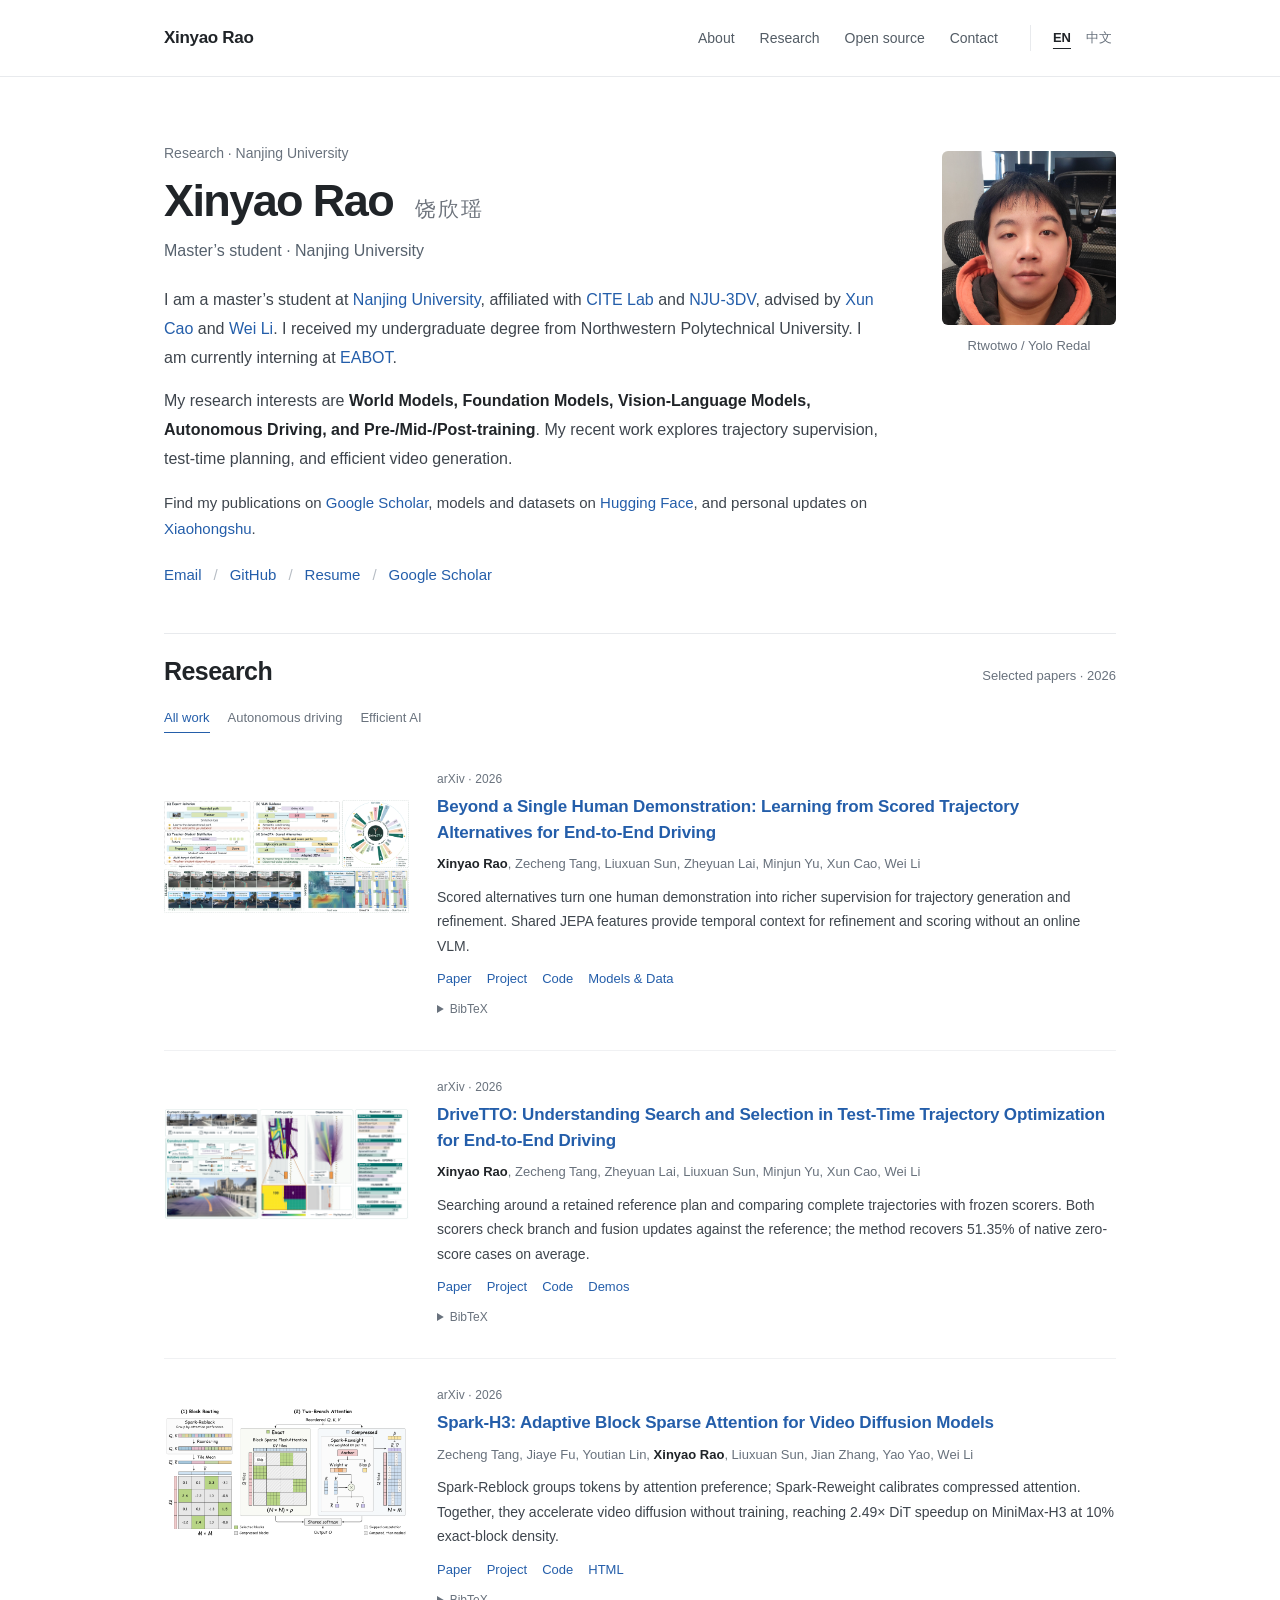
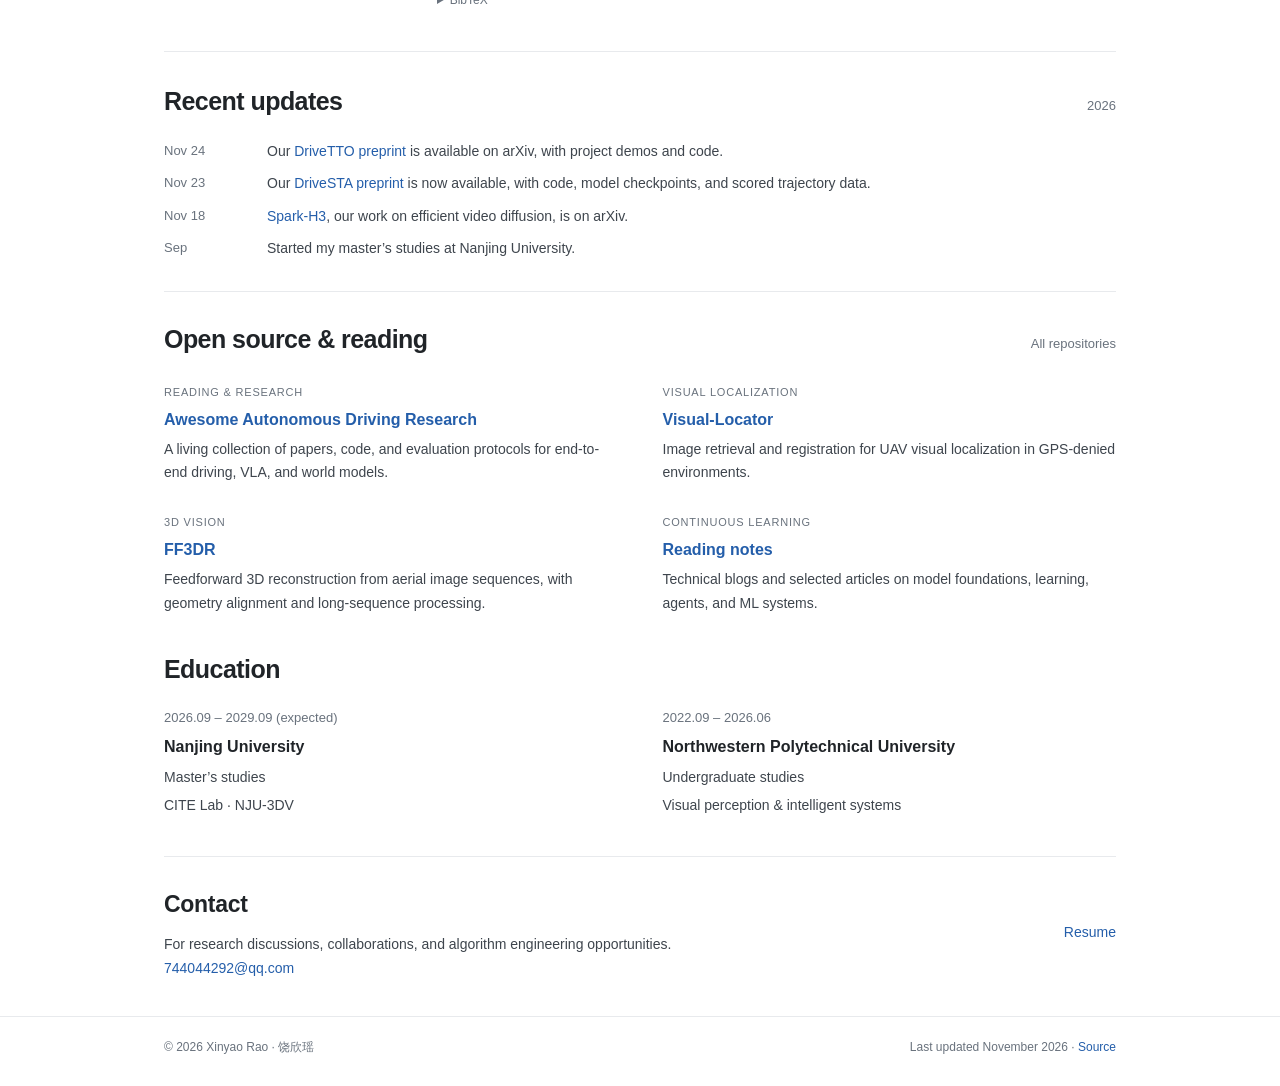
<file: index.html>
<!doctype html>
<html lang="en"><head><meta charset="utf-8"><meta name="viewport" content="width=device-width,initial-scale=1">
<title>Xinyao Rao | World Models &amp; Autonomous Driving</title>
<meta name="description" content="Xinyao Rao (饶欣瑶), master's student at Nanjing University. Research interests: World Models, Foundation Models, Vision-Language Models, Autonomous Driving, and Pre-/Mid-/Post-training.">
<meta name="theme-color" content="#ffffff"><meta property="og:type" content="website"><meta property="og:title" content="Xinyao Rao | Academic Homepage"><meta property="og:description" content="World Models, Foundation Models, Vision-Language Models, Autonomous Driving, and Pre-/Mid-/Post-training. Nanjing University.">
<link rel="icon" href="assets/site/favicon.svg" type="image/svg+xml"><link rel="stylesheet" href="assets/site/style.css"><script src="assets/site/main.js" defer></script>
<script type="application/ld+json">{"@context": "https://schema.org", "@type": "Person", "name": "Xinyao Rao", "alternateName": ["饶欣瑶", "Rtwotwo", "Yolo Redal"], "email": "mailto:744044292@qq.com", "affiliation": {"@type": "CollegeOrUniversity", "name": "Nanjing University"}, "alumniOf": {"@type": "CollegeOrUniversity", "name": "Northwestern Polytechnical University"}, "sameAs": ["https://github.com/Rtwotwo", "https://huggingface.co/Rtwotwo"]}</script></head>
<body><a class="skip" href="#main">Skip to content</a>
<header class="topbar"><nav class="container nav" aria-label="Main navigation"><a class="brand" href="#about">Xinyao Rao</a><div class="nav-links"><a href="#about"><span lang="en">About</span><span lang="zh-CN">关于我</span></a><a href="#research"><span lang="en">Research</span><span lang="zh-CN">研究成果</span></a><a href="#projects"><span lang="en">Open source</span><span lang="zh-CN">开源项目</span></a><a href="#contact"><span lang="en">Contact</span><span lang="zh-CN">联系</span></a></div><div class="languages" data-enhanced hidden role="group" aria-label="Language"><button type="button" data-language="en" aria-pressed="true">EN</button><button type="button" data-language="zh-CN" aria-pressed="false">中文</button></div></nav></header>
<main id="main" class="container">
<section id="about" class="hero" aria-labelledby="name"><div class="hero-copy"><p class="eyebrow"><span lang="en">Research · Nanjing University</span><span lang="zh-CN">研究 · 南京大学</span></p><h1 id="name">Xinyao Rao <span class="chinese-name">饶欣瑶</span></h1><p class="lead"><span lang="en">Master’s student · Nanjing University</span><span lang="zh-CN">硕士研究生 · 南京大学</span></p><p class="bio"><span lang="en">I am a master’s student at <a href="https://www.nju.edu.cn/">Nanjing University</a>, affiliated with <a href="https://cite.nju.edu.cn/">CITE Lab</a> and <a href="https://nju-3dv.github.io/">NJU-3DV</a>, advised by <a href="https://cite.nju.edu.cn/People/Faculty/20190621/i5054.html">Xun Cao</a> and <a href="https://is.nju.edu.cn/lw/main.htm">Wei Li</a>. I received my undergraduate degree from Northwestern Polytechnical University. I am currently interning at <a href="https://www.eabot.tech/">EABOT</a>.</span><span lang="zh-CN">我目前在<a href="https://www.nju.edu.cn/">南京大学</a>攻读硕士学位，所在实验室为 <a href="https://cite.nju.edu.cn/">CITE Lab</a> 与 <a href="https://nju-3dv.github.io/">NJU-3DV</a>，导师为<a href="https://cite.nju.edu.cn/People/Faculty/20190621/i5054.html">曹汛</a>与<a href="https://is.nju.edu.cn/lw/main.htm">李伟</a>。本科毕业于西北工业大学，目前在 <a href="https://www.eabot.tech/">EABOT（易博图）</a> 实习。</span></p><p class="bio"><span lang="en">My research interests are <strong>World Models, Foundation Models, Vision-Language Models, Autonomous Driving, and Pre-/Mid-/Post-training</strong>. My recent work explores trajectory supervision, test-time planning, and efficient video generation.</span><span lang="zh-CN">我的研究兴趣包括<strong>世界模型、基础模型、视觉语言模型、自动驾驶，以及预训练 / 中期训练 / 后训练</strong>。近期工作围绕轨迹监督、测试时规划与高效视频生成展开。</span></p><p class="social-sentence"><span lang="en">Find my publications on <a href="https://scholar.google.com/citations?user=zRt1tLAAAAAJ&amp;hl=en">Google Scholar</a>, models and datasets on <a href="https://huggingface.co/Rtwotwo">Hugging Face</a>, and personal updates on <a href="https://xhslink.cn/o/3UayJjRbFI3">Xiaohongshu</a>.</span><span lang="zh-CN">你可以在 <a href="https://scholar.google.com/citations?user=zRt1tLAAAAAJ&amp;hl=en">Google Scholar</a> 查看我的论文，在 <a href="https://huggingface.co/Rtwotwo">Hugging Face</a> 获取模型与数据，也可以通过<a href="https://xhslink.cn/o/3UayJjRbFI3">小红书</a>关注我的动态。</span></p><div class="hero-links"><a class="button primary" href="mailto:744044292@qq.com"><span lang="en">Email</span><span lang="zh-CN">邮箱</span></a><a class="button" href="https://github.com/Rtwotwo">GitHub</a><a class="button" href="assets/cv.pdf"><span lang="en">Resume</span><span lang="zh-CN">英文简历</span></a><a href="https://scholar.google.com/citations?user=zRt1tLAAAAAJ&amp;hl=en" class="button">Google Scholar</a></div></div><figure class="portrait"><img src="assets/site/portrait.jpg" alt="Portrait of Xinyao Rao" width="174" height="174" fetchpriority="high"><figcaption>Rtwotwo / Yolo Redal</figcaption></figure></section>

<section id="research" class="research" aria-labelledby="research-title"><div class="section-title"><h2 id="research-title"><span lang="en">Research</span><span lang="zh-CN">研究成果</span></h2><span class="aside"><span lang="en">Selected papers · 2026</span><span lang="zh-CN">代表论文 · 2026</span></span></div><div class="filters" data-enhanced hidden role="group" aria-label="Research topics"><button type="button" data-filter="all" aria-pressed="true"><span lang="en">All work</span><span lang="zh-CN">全部</span></button><button type="button" data-filter="driving" aria-pressed="false"><span lang="en">Autonomous driving</span><span lang="zh-CN">自动驾驶</span></button><button type="button" data-filter="efficient" aria-pressed="false"><span lang="en">Efficient AI</span><span lang="zh-CN">高效 AI</span></button></div><p id="filter-status" class="sr-only" aria-live="polite"></p><article class="paper" id="drivesta" data-topic="driving">
    <a class="paper-visual" href="https://arxiv.org/abs/2611.27515" aria-label="DriveSTA details"><img src="assets/site/drivesta.png" alt="DriveSTA method overview" width="560" height="360" loading="lazy"></a>
    <div><p class="meta"><span lang="en">arXiv · 2026</span><span lang="zh-CN">arXiv 预印本 · 2026</span></p><h3><a href="https://arxiv.org/abs/2611.27515">Beyond a Single Human Demonstration: Learning from Scored Trajectory Alternatives for End-to-End Driving</a></h3><p class="authors"><strong>Xinyao Rao</strong>, Zecheng Tang, Liuxuan Sun, Zheyuan Lai, Minjun Yu, Xun Cao, Wei Li</p><p class="abstract"><span lang="en">Scored alternatives turn one human demonstration into richer supervision for trajectory generation and refinement. Shared JEPA features provide temporal context for refinement and scoring without an online VLM.</span><span lang="zh-CN">从单条人类示范拓展出带评分的替代轨迹，结合 JEPA 视频表征，学习轨迹生成、精炼与质量评估。</span></p><div class="paper-links"><a href="https://arxiv.org/abs/2611.27515">Paper</a><a href="https://rtwotwo.github.io/DriveSTA/">Project</a><a href="https://github.com/Rtwotwo/DriveSTA">Code</a><a href="https://huggingface.co/Rtwotwo/DriveSTA">Models & Data</a></div><details><summary>BibTeX</summary><pre id="bib-drivesta">@misc{rao2026drivesta,
  title={Beyond a Single Human Demonstration: Learning from Scored Trajectory Alternatives for End-to-End Driving},
  author={Rao, Xinyao and Tang, Zecheng and Sun, Liuxuan and Lai, Zheyuan and Yu, Minjun and Cao, Xun and Li, Wei},
  year={2026},
  eprint={2611.27515},
  archivePrefix={arXiv},
  primaryClass={cs.CV},
  url={https://arxiv.org/abs/2611.27515}
}</pre><button class="copy-citation" data-enhanced hidden data-copy="bib-drivesta"><span lang="en">Copy citation</span><span lang="zh-CN">复制引用</span></button></details></div></article><article class="paper" id="drivetto" data-topic="driving">
    <a class="paper-visual" href="https://arxiv.org/abs/2611.29205" aria-label="DriveTTO details"><img src="assets/site/drivetto-teaser.png" alt="DriveTTO method overview" width="560" height="360" loading="lazy"></a>
    <div><p class="meta"><span lang="en">arXiv · 2026</span><span lang="zh-CN">arXiv 预印本 · 2026</span></p><h3><a href="https://arxiv.org/abs/2611.29205">DriveTTO: Understanding Search and Selection in Test-Time Trajectory Optimization for End-to-End Driving</a></h3><p class="authors"><strong>Xinyao Rao</strong>, Zecheng Tang, Zheyuan Lai, Liuxuan Sun, Minjun Yu, Xun Cao, Wei Li</p><p class="abstract"><span lang="en">Searching around a retained reference plan and comparing complete trajectories with frozen scorers. Both scorers check branch and fusion updates against the reference; the method recovers 51.35% of native zero-score cases on average.</span><span lang="zh-CN">保留完整参考轨迹，在推理阶段进行端点搜索与局部精炼，再以冻结评分器比较完整轨迹。分支与融合更新须经双评分器检查；原生零分案例的平均恢复率达 51.35%。</span></p><div class="paper-links"><a href="https://arxiv.org/abs/2611.29205">Paper</a><a href="https://rtwotwo.github.io/DriveTTO/">Project</a><a href="https://github.com/Rtwotwo/DriveTTO">Code</a><a href="https://rtwotwo.github.io/DriveTTO/#videos">Demos</a></div><details><summary>BibTeX</summary><pre id="bib-drivetto">@misc{rao2026drivetto,
  title={DriveTTO: Understanding Search and Selection in Test-Time Trajectory Optimization for End-to-End Driving},
  author={Rao, Xinyao and Tang, Zecheng and Lai, Zheyuan and Sun, Liuxuan and Yu, Minjun and Cao, Xun and Li, Wei},
  year={2026},
  eprint={2611.29205},
  archivePrefix={arXiv},
  primaryClass={cs.CV},
  url={https://arxiv.org/abs/2611.29205}
}</pre><button class="copy-citation" data-enhanced hidden data-copy="bib-drivetto"><span lang="en">Copy citation</span><span lang="zh-CN">复制引用</span></button></details></div></article><article class="paper" id="spark" data-topic="efficient">
    <a class="paper-visual" href="https://arxiv.org/abs/2611.24256" aria-label="Spark-H3 details"><img src="assets/site/spark-method.png" alt="Spark-H3 attention method overview" width="560" height="360" loading="lazy"></a>
    <div><p class="meta"><span lang="en">arXiv · 2026</span><span lang="zh-CN">arXiv 预印本 · 2026</span></p><h3><a href="https://arxiv.org/abs/2611.24256">Spark-H3: Adaptive Block Sparse Attention for Video Diffusion Models</a></h3><p class="authors">Zecheng Tang, Jiaye Fu, Youtian Lin, <strong>Xinyao Rao</strong>, Liuxuan Sun, Jian Zhang, Yao Yao, Wei Li</p><p class="abstract"><span lang="en">Spark-Reblock groups tokens by attention preference; Spark-Reweight calibrates compressed attention. Together, they accelerate video diffusion without training, reaching 2.49× DiT speedup on MiniMax-H3 at 10% exact-block density.</span><span lang="zh-CN">Spark-Reblock 按注意力偏好重组 token，Spark-Reweight 校准压缩块注意力；无需训练，在 MiniMax-H3、10% 精确块密度下实现 2.49× DiT 加速。</span></p><div class="paper-links"><a href="https://arxiv.org/abs/2611.24256">Paper</a><a href="https://zechengtang.github.io/Spark-H3/">Project</a><a href="https://github.com/zechengtang/Spark-H3">Code</a><a href="https://arxiv.org/html/2611.24256v1">HTML</a></div><details><summary>BibTeX</summary><pre id="bib-spark">@misc{tang2026sparkh3,
  title={Spark-H3: Adaptive Block Sparse Attention for Video Diffusion Models},
  author={Tang, Zecheng and Fu, Jiaye and Lin, Youtian and Rao, Xinyao and Sun, Liuxuan and Zhang, Jian and Yao, Yao and Li, Wei},
  year={2026},
  eprint={2611.24256},
  archivePrefix={arXiv},
  primaryClass={cs.CV},
  url={https://arxiv.org/abs/2611.24256}
}</pre><button class="copy-citation" data-enhanced hidden data-copy="bib-spark"><span lang="en">Copy citation</span><span lang="zh-CN">复制引用</span></button></details></div></article></section>
<section class="news" aria-labelledby="news-title"><div class="section-title"><h2 id="news-title"><span lang="en">Recent updates</span><span lang="zh-CN">近期动态</span></h2><span class="aside">2026</span></div><ul><li><time datetime="2026-11-24">Nov 24</time><p><span lang="en">Our <a href="https://arxiv.org/abs/2611.29205">DriveTTO preprint</a> is available on arXiv, with project demos and code.</span><span lang="zh-CN"><a href="https://arxiv.org/abs/2611.29205">DriveTTO 预印本</a>已发布于 arXiv，项目演示与代码可通过论文条目访问。</span></p></li><li><time datetime="2026-11-23">Nov 23</time><p><span lang="en">Our <a href="https://arxiv.org/abs/2611.27515">DriveSTA preprint</a> is now available, with code, model checkpoints, and scored trajectory data.</span><span lang="zh-CN"><a href="https://arxiv.org/abs/2611.27515">DriveSTA 预印本</a>已公开，代码、模型权重与带评分轨迹数据同步开放。</span></p></li><li><time datetime="2026-11-18">Nov 18</time><p><span lang="en"><a href="https://arxiv.org/abs/2611.24256">Spark-H3</a>, our work on efficient video diffusion, is on arXiv.</span><span lang="zh-CN">视频扩散模型加速工作 <a href="https://arxiv.org/abs/2611.24256">Spark-H3</a> 已发布于 arXiv。</span></p></li><li><time datetime="2026-09">Sep</time><p><span lang="en">Started my master’s studies at Nanjing University.</span><span lang="zh-CN">进入南京大学攻读硕士学位。</span></p></li></ul></section>
<section id="projects" class="open-source" aria-labelledby="projects-title"><div class="section-title"><h2 id="projects-title"><span lang="en">Open source & reading</span><span lang="zh-CN">开源与阅读</span></h2><a class="aside" href="https://github.com/Rtwotwo?tab=repositories"><span lang="en">All repositories</span><span lang="zh-CN">全部仓库</span></a></div><div class="projects"><article class="project"><span class="topic">READING & RESEARCH</span><h3><a href="https://github.com/Rtwotwo/Awesome-Autonomous-Driving-Research">Awesome Autonomous Driving Research</a></h3><p><span lang="en">A living collection of papers, code, and evaluation protocols for end-to-end driving, VLA, and world models.</span><span lang="zh-CN">持续整理端到端驾驶、VLA 与世界模型的论文、代码及评测协议。</span></p></article><article class="project"><span class="topic">VISUAL LOCALIZATION</span><h3><a href="https://github.com/Rtwotwo/Visual-Locator">Visual-Locator</a></h3><p><span lang="en">Image retrieval and registration for UAV visual localization in GPS-denied environments.</span><span lang="zh-CN">通过图像检索与配准，探索 GPS 不可用环境下的无人机视觉定位。</span></p></article><article class="project"><span class="topic">3D VISION</span><h3><a href="https://github.com/Rtwotwo/FF3DR">FF3DR</a></h3><p><span lang="en">Feedforward 3D reconstruction from aerial image sequences, with geometry alignment and long-sequence processing.</span><span lang="zh-CN">面向无人机图像序列的前馈三维重建、几何对齐与长序列处理。</span></p></article><article class="project"><span class="topic">CONTINUOUS LEARNING</span><h3><a href="https://github.com/Rtwotwo/Rtwotwo/blob/main/READING.md">Reading notes</a></h3><p><span lang="en">Technical blogs and selected articles on model foundations, learning, agents, and ML systems.</span><span lang="zh-CN">按主题整理模型基础、机器学习、智能体与机器学习系统相关的技术阅读清单。</span></p></article></div></section>
<section class="education" aria-labelledby="education-title"><div class="section-title"><h2 id="education-title"><span lang="en">Education</span><span lang="zh-CN">教育经历</span></h2></div><div class="schools"><article class="school"><span class="date">2026.09 – 2029.09 <span lang="en">(expected)</span><span lang="zh-CN">（预计）</span></span><h3><span lang="en">Nanjing University</span><span lang="zh-CN">南京大学</span></h3><p><span lang="en">Master’s studies</span><span lang="zh-CN">硕士研究生</span></p><p>CITE Lab · NJU-3DV</p></article><article class="school"><span class="date">2022.09 – 2026.06</span><h3><span lang="en">Northwestern Polytechnical University</span><span lang="zh-CN">西北工业大学</span></h3><p><span lang="en">Undergraduate studies</span><span lang="zh-CN">本科</span></p><p><span lang="en">Visual perception & intelligent systems</span><span lang="zh-CN">视觉感知与智能系统研究实践</span></p></article></div></section>
<section id="contact" class="contact" aria-labelledby="contact-title"><div><h2 id="contact-title"><span lang="en">Contact</span><span lang="zh-CN">联系</span></h2><p><span lang="en">For research discussions, collaborations, and algorithm engineering opportunities.</span><span lang="zh-CN">欢迎交流研究想法、开源合作与算法工程机会。</span></p><p><a href="mailto:744044292@qq.com">744044292@qq.com</a></p></div><a class="button" href="assets/resume.html"><span lang="en">Resume</span><span lang="zh-CN">查看在线简历</span></a></section>
</main><footer><div class="container footer-inner"><span>© 2026 Xinyao Rao · 饶欣瑶</span><span><span lang="en">Last updated November 2026</span><span lang="zh-CN">更新于 2026 年 11 月</span> · <a href="https://github.com/Rtwotwo/Rtwotwo"><span lang="en">Source</span><span lang="zh-CN">源码</span></a></span></div></footer></body></html>
</file>
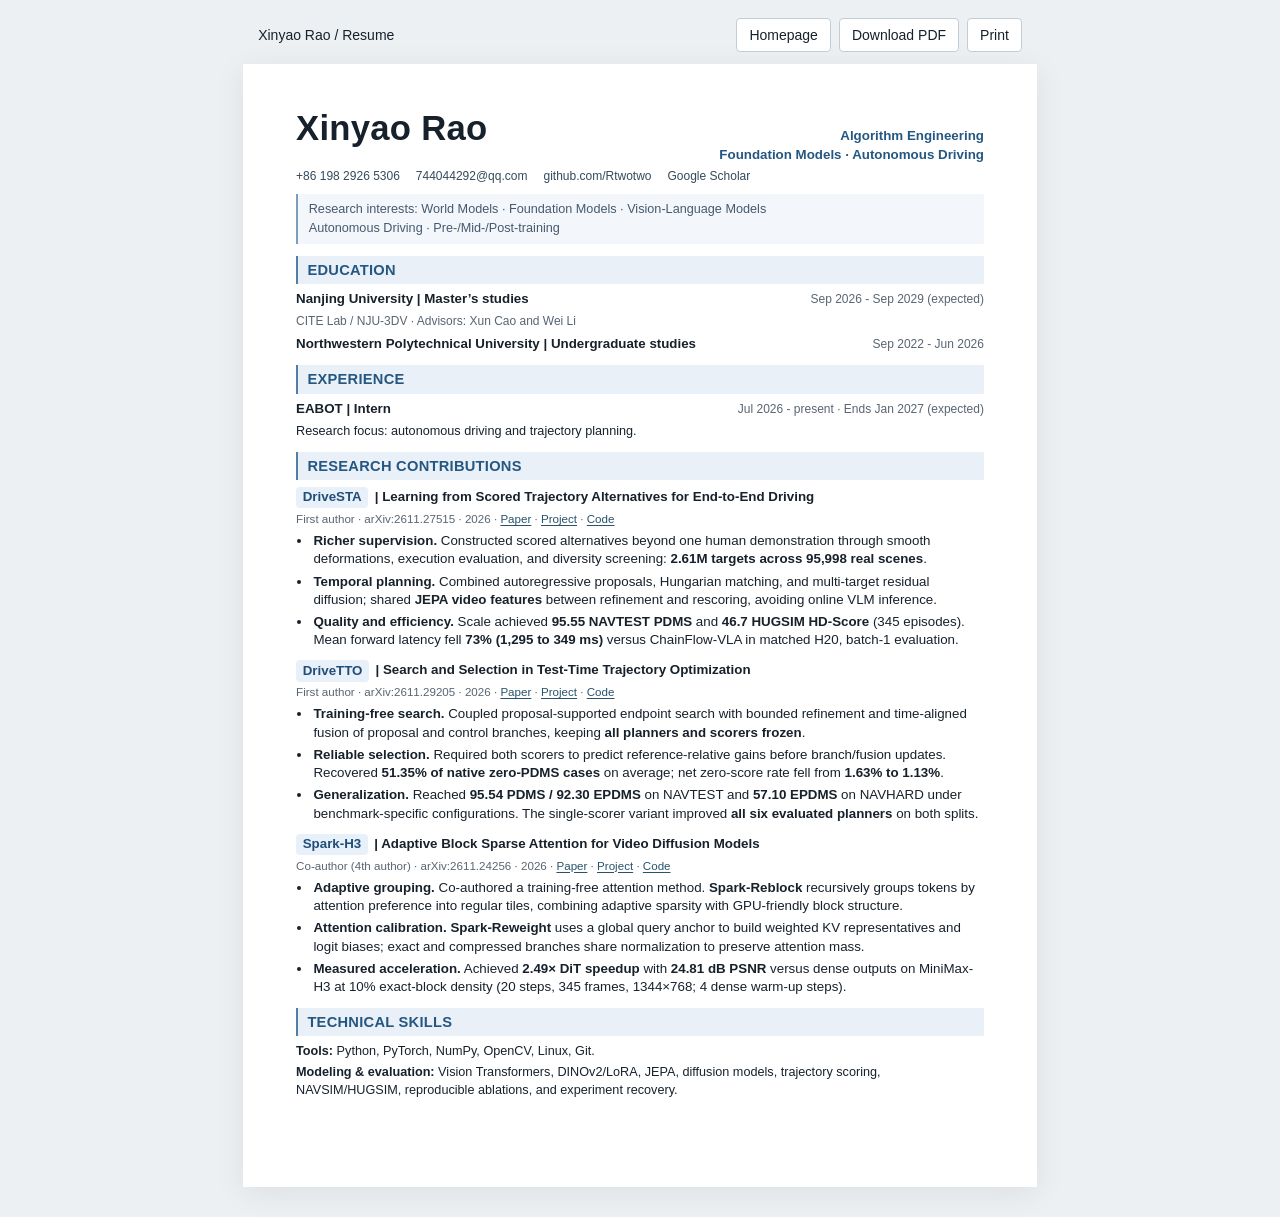
<file: assets/resume.html>
<!doctype html><html lang="en"><head><meta charset="utf-8"><meta name="viewport" content="width=device-width,initial-scale=1"><meta name="description" content="Xinyao Rao — Algorithm Engineering Resume"><title>Xinyao Rao | Algorithm Engineering Resume</title><style>
:root{color-scheme:light;--ink:#17212b;--muted:#586572;--accent:#245782}*{box-sizing:border-box}body{margin:0;background:#edf0f3;color:var(--ink);font:10pt/1.37 Arial,"Microsoft YaHei",sans-serif}a{color:inherit;text-decoration:none}a:hover{text-decoration:underline}a:focus-visible,button:focus-visible{outline:2px solid #216c85;outline-offset:3px}.toolbar{max-width:210mm;margin:18px auto 12px;padding:0 15px;display:flex;justify-content:space-between;gap:12px;align-items:center;font:14px Arial,sans-serif}.actions{display:flex;gap:8px}.toolbar a,.toolbar button{font:inherit;border:1px solid #c3cdd4;border-radius:4px;background:white;color:var(--ink);padding:8px 12px;cursor:pointer}.sheet{width:210mm;min-height:297mm;margin:0 auto 30px;background:white;padding:12mm 14mm 10mm;box-shadow:0 6px 30px #00000012}.header{display:flex;justify-content:space-between;gap:20px;align-items:baseline}h1{font-size:26pt;line-height:1.1;margin:0 0 6pt;letter-spacing:.2pt}.target{color:var(--accent);font-size:10pt;text-align:right;font-weight:600}.contact{display:flex;flex-wrap:wrap;gap:4pt 12pt;font-size:9pt;margin:3pt 0}.contact a{color:#344a5a}.summary{color:#465a6e;font-size:9.5pt;line-height:1.45;margin:7pt 0 0;padding:5pt 8pt;background:#f3f6fa;border-left:2pt solid #7c9dbc}h2{font-size:11pt;letter-spacing:.2pt;color:var(--accent);margin:9pt 0 5pt;padding:3pt 7pt;background:#eaf0f7;border-left:2pt solid #537da3;border-bottom:0}h3{font-size:10pt;line-height:1.4;margin:0;font-weight:700}.row{display:flex;justify-content:space-between;align-items:baseline;gap:12pt}.date{font-size:9pt;color:var(--muted);white-space:nowrap}.school-note{font-size:9pt;color:var(--muted);margin:3pt 0 4pt}p{margin:3pt 0}.intern-note{font-size:9.5pt}.entry{margin-top:8pt;break-inside:avoid}.entry:first-of-type{margin-top:0}.project-name{display:inline-block;color:#214e78;background:#e8f0f9;border:0;border-radius:3pt;padding:1pt 5pt;margin-right:2pt;white-space:nowrap}.meta{font-size:8.7pt;color:var(--muted);margin:2pt 0 4pt}.meta a{color:#28536b;text-decoration:underline;text-underline-offset:2px}.entry ul{padding-left:12pt;margin:3pt 0 0}.entry li{padding-left:1pt;margin:0 0 3pt}.skills p{font-size:9.5pt;margin:3pt 0}b{font-weight:700}section{break-inside:avoid}.research{break-inside:auto}
@page{size:A4;margin:0}@media print{*{-webkit-print-color-adjust:exact;print-color-adjust:exact}body{background:white}.toolbar{display:none}.sheet{width:210mm;min-height:0;margin:0;box-shadow:none}a{color:inherit}}
@media(max-width:700px){body{font-size:11pt;line-height:1.5}.sheet{width:100%;min-height:0;margin:0;padding:25px 22px}.header{display:block}.target{text-align:left;margin:0 0 10px}.row{flex-wrap:wrap;gap:2pt 10pt}.toolbar>span{display:none}.toolbar{margin:12px 0}.entry li{margin-bottom:7pt}.summary{font-size:10pt}.date{font-size:9.5pt}}
</style></head><body><nav class="toolbar" aria-label="Resume actions"><span>Xinyao Rao / Resume</span><div class="actions"><a href="../index.html">Homepage</a><a href="cv.pdf" download>Download PDF</a><button type="button" onclick="window.print()">Print</button></div></nav><main class="sheet"><header><div class="header"><h1>Xinyao Rao</h1><div class="target">Algorithm Engineering<br>Foundation Models · Autonomous Driving</div></div>
<div class="contact"><a href="tel:+8619829265306">+86 198 2926 5306</a><a href="mailto:744044292@qq.com">744044292@qq.com</a><a href="https://github.com/Rtwotwo">github.com/Rtwotwo</a><a href="https://scholar.google.com/citations?user=zRt1tLAAAAAJ&amp;hl=en">Google Scholar</a></div>
<p class="summary">Research interests: World Models · Foundation Models · Vision-Language Models<br>Autonomous Driving · Pre-/Mid-/Post-training</p></header>
<section><h2>EDUCATION</h2><div class="row"><h3>Nanjing University | Master’s studies</h3><span class="date">Sep 2026 - Sep 2029 (expected)</span></div><p class="school-note">CITE Lab / NJU-3DV · Advisors: Xun Cao and Wei Li</p><div class="row"><h3>Northwestern Polytechnical University | Undergraduate studies</h3><span class="date">Sep 2022 - Jun 2026</span></div></section>
<section><h2>EXPERIENCE</h2><div class="row"><h3>EABOT | Intern</h3><span class="date">Jul 2026 - present · Ends Jan 2027 (expected)</span></div><p class="intern-note">Research focus: autonomous driving and trajectory planning.</p></section>
<section class="research"><h2>RESEARCH CONTRIBUTIONS</h2><article class="entry"><h3><span class="project-name">DriveSTA</span> | Learning from Scored Trajectory Alternatives for End-to-End Driving</h3><p class="meta">First author · arXiv:2611.27515 · 2026 · <a href="https://arxiv.org/abs/2611.27515">Paper</a> · <a href="https://rtwotwo.github.io/DriveSTA/">Project</a> · <a href="https://github.com/Rtwotwo/DriveSTA">Code</a></p><ul><li><b>Richer supervision.</b> Constructed scored alternatives beyond one human demonstration through smooth deformations, execution evaluation, and diversity screening: <b>2.61M targets across 95,998 real scenes</b>.</li><li><b>Temporal planning.</b> Combined autoregressive proposals, Hungarian matching, and multi-target residual diffusion; shared <b>JEPA video features</b> between refinement and rescoring, avoiding online VLM inference.</li><li><b>Quality and efficiency.</b> Scale achieved <b>95.55 NAVTEST PDMS</b> and <b>46.7 HUGSIM HD-Score</b> (345 episodes). Mean forward latency fell <b>73% (1,295 to 349 ms)</b> versus ChainFlow-VLA in matched H20, batch-1 evaluation.</li></ul></article><article class="entry"><h3><span class="project-name">DriveTTO</span> | Search and Selection in Test-Time Trajectory Optimization</h3><p class="meta">First author · arXiv:2611.29205 · 2026 · <a href="https://arxiv.org/abs/2611.29205">Paper</a> · <a href="https://rtwotwo.github.io/DriveTTO/">Project</a> · <a href="https://github.com/Rtwotwo/DriveTTO">Code</a></p><ul><li><b>Training-free search.</b> Coupled proposal-supported endpoint search with bounded refinement and time-aligned fusion of proposal and control branches, keeping <b>all planners and scorers frozen</b>.</li><li><b>Reliable selection.</b> Required both scorers to predict reference-relative gains before branch/fusion updates. Recovered <b>51.35% of native zero-PDMS cases</b> on average; net zero-score rate fell from <b>1.63% to 1.13%</b>.</li><li><b>Generalization.</b> Reached <b>95.54 PDMS / 92.30 EPDMS</b> on NAVTEST and <b>57.10 EPDMS</b> on NAVHARD under benchmark-specific configurations. The single-scorer variant improved <b>all six evaluated planners</b> on both splits.</li></ul></article><article class="entry"><h3><span class="project-name">Spark-H3</span> | Adaptive Block Sparse Attention for Video Diffusion Models</h3><p class="meta">Co-author (4th author) · arXiv:2611.24256 · 2026 · <a href="https://arxiv.org/abs/2611.24256">Paper</a> · <a href="https://zechengtang.github.io/Spark-H3/">Project</a> · <a href="https://github.com/zechengtang/Spark-H3">Code</a></p><ul><li><b>Adaptive grouping.</b> Co-authored a training-free attention method. <b>Spark-Reblock</b> recursively groups tokens by attention preference into regular tiles, combining adaptive sparsity with GPU-friendly block structure.</li><li><b>Attention calibration.</b> <b>Spark-Reweight</b> uses a global query anchor to build weighted KV representatives and logit biases; exact and compressed branches share normalization to preserve attention mass.</li><li><b>Measured acceleration.</b> Achieved <b>2.49× DiT speedup</b> with <b>24.81 dB PSNR</b> versus dense outputs on MiniMax-H3 at 10% exact-block density (20 steps, 345 frames, 1344×768; 4 dense warm-up steps).</li></ul></article></section>
<section class="skills"><h2>TECHNICAL SKILLS</h2><p><b>Tools:</b> Python, PyTorch, NumPy, OpenCV, Linux, Git.</p><p><b>Modeling & evaluation:</b> Vision Transformers, DINOv2/LoRA, JEPA, diffusion models, trajectory scoring, NAVSIM/HUGSIM, reproducible ablations, and experiment recovery.</p></section></main></body></html>
</file>
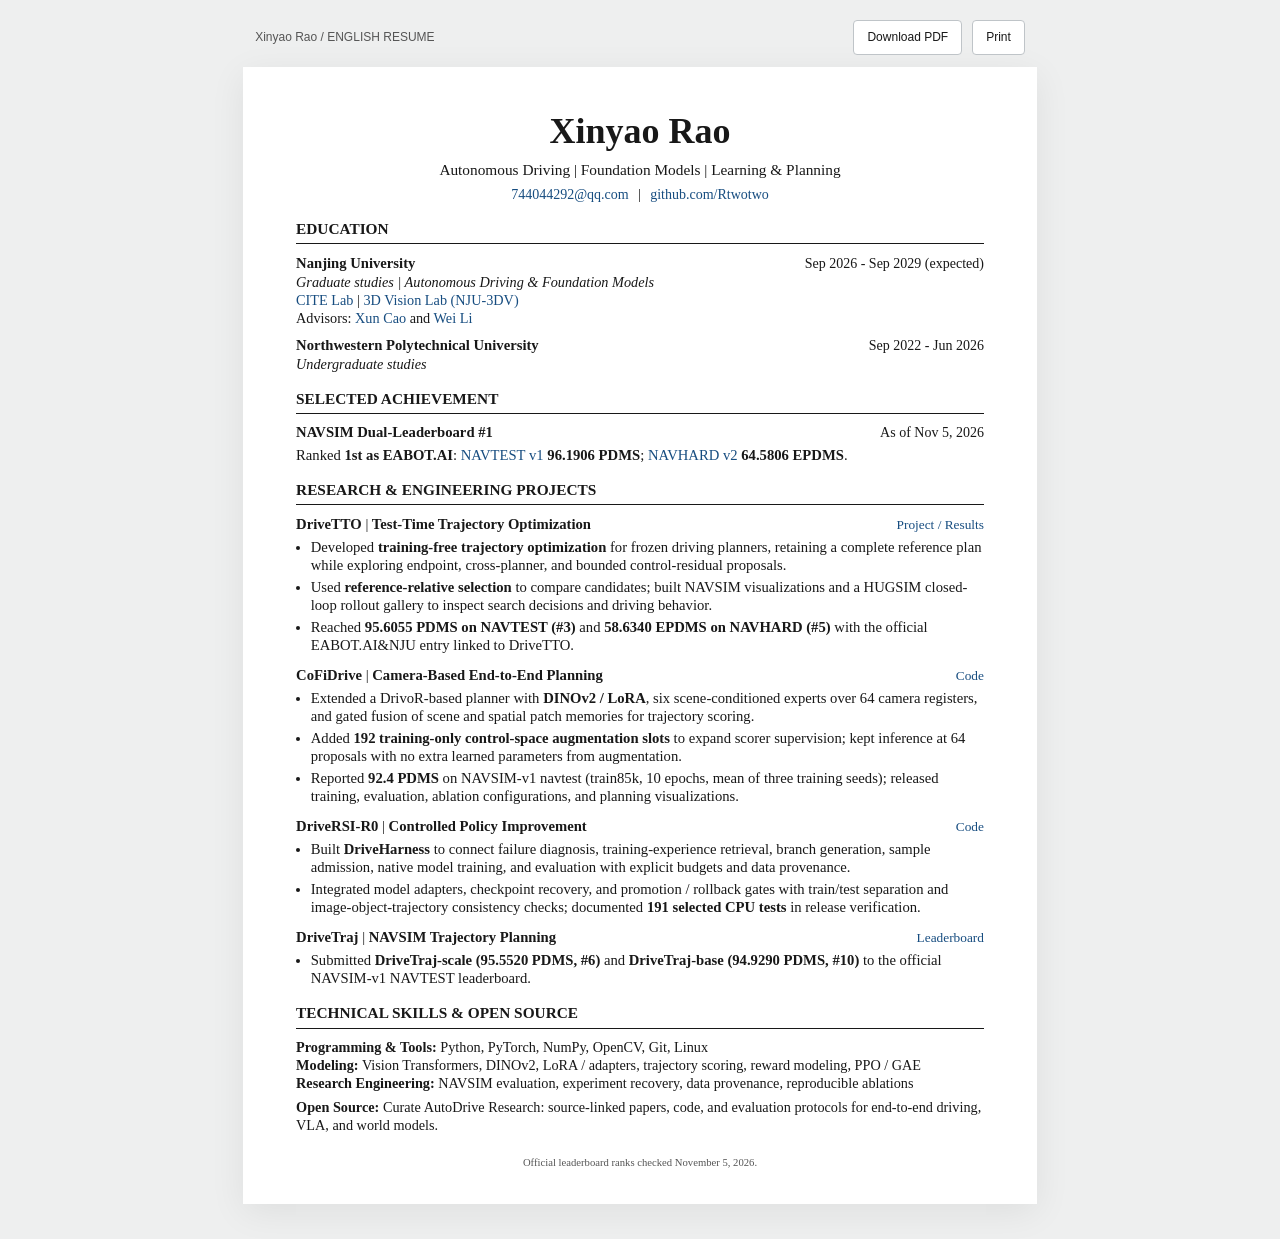
<file: assets/Xinyao_Rao_Resume.html>
<!doctype html>
<html lang="en">
<head>
<meta charset="utf-8">
<meta name="viewport" content="width=device-width,initial-scale=1">
<title>Xinyao Rao | English Resume</title>
<style>
:root{color-scheme:light;--ink:#181818;--link:#174d80;--muted:#555}*{box-sizing:border-box}
body{margin:0;background:#eeefef;color:var(--ink);font:11pt/1.28 "Times New Roman",Times,serif}
a{color:var(--link);text-decoration:none}a:hover{text-decoration:underline}a:focus-visible,button:focus-visible{outline:2px solid #174d80;outline-offset:4px}
.toolbar{max-width:210mm;margin:20px auto 12px;display:flex;justify-content:space-between;align-items:center;gap:12px;padding:0 12px;font:12px/1.4 Arial,sans-serif;color:var(--muted)}.actions{display:flex;gap:10px}.actions a,.actions button{font:inherit;border:1px solid #bfc4c8;background:white;padding:8px 13px;border-radius:4px;cursor:pointer;color:var(--ink)}
.sheet{max-width:210mm;margin:0 auto 35px;min-height:297mm;background:white;padding:12mm 14mm 9mm;box-shadow:0 8px 34px #00000012}
header{text-align:center}h1{font-size:27pt;line-height:1.1;margin:0 0 6pt;font-weight:700}.role{font-size:11.5pt;margin:0 0 5pt}.contact{font-size:10.5pt;margin:0;display:flex;flex-wrap:wrap;justify-content:center;gap:7pt}
section{margin-top:13pt}h2{font-size:11.5pt;line-height:1.1;text-transform:uppercase;border-bottom:.5pt solid var(--ink);padding-bottom:4pt;margin:0 0 7pt}h3{font-size:11pt;line-height:1.3;font-weight:700;margin:0}p{margin:0}.row{display:flex;justify-content:space-between;align-items:baseline;gap:12pt}.row>h3{min-width:0}.date{font-size:10.5pt;white-space:nowrap}.school{margin-top:7pt}.school:first-of-type{margin-top:0}.school p{font-size:10.7pt;line-height:13.5pt}.degree{font-style:italic}.achievement p{margin-top:3pt}
.project{margin-top:8pt;break-inside:avoid}.project:first-of-type{margin-top:0}.resource{font-size:10pt;white-space:nowrap}.separator{font-weight:400}ul{margin:3pt 0 0;padding-left:11pt}li{padding-left:0;margin:0 0 2pt;line-height:14pt}.skills p{font-size:10.7pt;line-height:13.7pt}.community{margin-top:4pt}.community a{color:var(--ink)}footer{text-align:center;font-size:8pt;color:var(--muted);margin-top:16pt}
@media(max-width:600px){body{font-size:11.5pt}.toolbar{margin:12px 0}.toolbar>span{display:none}.sheet{padding:27px 22px;margin:0;min-height:0;box-shadow:none}h1{font-size:26pt}.row{flex-wrap:wrap;gap:1pt 12pt}.school .date{width:100%}.contact{gap:4pt 7pt}.project{margin-top:12pt}.project .row{display:block}.resource{display:inline-block;margin-top:2pt}.skills p{margin-bottom:3pt}li{line-height:1.4}}
@page{size:A4;margin:0}
@media print{body{background:white}.toolbar{display:none}.sheet{width:210mm;max-width:none;min-height:0;margin:0;padding:11mm 14mm 8mm;box-shadow:none}a{color:inherit}section{margin-top:11pt}.project{margin-top:7pt}footer{margin-top:12pt}}
</style>
</head>
<body>
<nav class="toolbar" aria-label="Resume actions"><span>Xinyao Rao / ENGLISH RESUME</span><div class="actions"><a href="Xinyao_Rao_Resume.pdf" download>Download PDF</a><button type="button" onclick="window.print()">Print</button></div></nav>
<main class="sheet">
<header><h1>Xinyao Rao</h1><p class="role">Autonomous Driving | Foundation Models | Learning &amp; Planning</p><p class="contact"><a href="mailto:744044292@qq.com">744044292@qq.com</a><span aria-hidden="true">|</span><a href="https://github.com/Rtwotwo">github.com/Rtwotwo</a></p></header>
<section aria-labelledby="education"><h2 id="education">Education</h2><article class="school"><div class="row"><h3>Nanjing University</h3><span class="date">Sep 2026 - Sep 2029 (expected)</span></div><p class="degree">Graduate studies | Autonomous Driving &amp; Foundation Models</p><p><a href="https://cite.nju.edu.cn/">CITE Lab</a> | <a href="https://nju-3dv.github.io/">3D Vision Lab (NJU-3DV)</a></p><p>Advisors: <a href="https://cite.nju.edu.cn/People/Faculty/20190621/i5054.html">Xun Cao</a> and <a href="https://is.nju.edu.cn/lw/main.htm">Wei Li</a></p></article><article class="school"><div class="row"><h3>Northwestern Polytechnical University</h3><span class="date">Sep 2022 - Jun 2026</span></div><p class="degree">Undergraduate studies</p></article></section>
<section class="achievement" aria-labelledby="achievement"><h2 id="achievement">Selected Achievement</h2><div class="row"><h3>NAVSIM Dual-Leaderboard #1</h3><span class="date">As of Nov 5, 2026</span></div><p>Ranked <b>1st as EABOT.AI</b>: <a href="https://huggingface.co/spaces/AGC2024-P/e2e-driving-navtest">NAVTEST v1</a> <b>96.1906 PDMS</b>; <a href="https://huggingface.co/spaces/AGC2025/e2e-driving-navhard">NAVHARD v2</a> <b>64.5806 EPDMS</b>.</p></section>
<section aria-labelledby="projects"><h2 id="projects">Research &amp; Engineering Projects</h2><article class="project"><div class="row"><h3>DriveTTO <span class="separator">|</span> Test-Time Trajectory Optimization</h3><a class="resource" href="https://rtwotwo.github.io/DriveTTO/">Project / Results</a></div><ul><li>Developed <b>training-free trajectory optimization</b> for frozen driving planners, retaining a complete reference plan while exploring endpoint, cross-planner, and bounded control-residual proposals.</li><li>Used <b>reference-relative selection</b> to compare candidates; built NAVSIM visualizations and a HUGSIM closed-loop rollout gallery to inspect search decisions and driving behavior.</li><li>Reached <b>95.6055 PDMS on NAVTEST (#3)</b> and <b>58.6340 EPDMS on NAVHARD (#5)</b> with the official EABOT.AI&amp;NJU entry linked to DriveTTO.</li></ul></article><article class="project"><div class="row"><h3>CoFiDrive <span class="separator">|</span> Camera-Based End-to-End Planning</h3><a class="resource" href="https://github.com/Rtwotwo/DriveCoFi">Code</a></div><ul><li>Extended a DrivoR-based planner with <b>DINOv2 / LoRA</b>, six scene-conditioned experts over 64 camera registers, and gated fusion of scene and spatial patch memories for trajectory scoring.</li><li>Added <b>192 training-only control-space augmentation slots</b> to expand scorer supervision; kept inference at 64 proposals with no extra learned parameters from augmentation.</li><li>Reported <b>92.4 PDMS</b> on NAVSIM-v1 navtest (train85k, 10 epochs, mean of three training seeds); released training, evaluation, ablation configurations, and planning visualizations.</li></ul></article><article class="project"><div class="row"><h3>DriveRSI-R0 <span class="separator">|</span> Controlled Policy Improvement</h3><a class="resource" href="https://github.com/Rtwotwo/DriveRSI-R0">Code</a></div><ul><li>Built <b>DriveHarness</b> to connect failure diagnosis, training-experience retrieval, branch generation, sample admission, native model training, and evaluation with explicit budgets and data provenance.</li><li>Integrated model adapters, checkpoint recovery, and promotion / rollback gates with train/test separation and image-object-trajectory consistency checks; documented <b>191 selected CPU tests</b> in release verification.</li></ul></article><article class="project"><div class="row"><h3>DriveTraj <span class="separator">|</span> NAVSIM Trajectory Planning</h3><a class="resource" href="https://huggingface.co/spaces/AGC2024-P/e2e-driving-navtest">Leaderboard</a></div><ul><li>Submitted <b>DriveTraj-scale (95.5520 PDMS, #6)</b> and <b>DriveTraj-base (94.9290 PDMS, #10)</b> to the official NAVSIM-v1 NAVTEST leaderboard.</li></ul></article></section>
<section class="skills" aria-labelledby="skills"><h2 id="skills">Technical Skills &amp; Open Source</h2><p><b>Programming &amp; Tools:</b> Python, PyTorch, NumPy, OpenCV, Git, Linux</p><p><b>Modeling:</b> Vision Transformers, DINOv2, LoRA / adapters, trajectory scoring, reward modeling, PPO / GAE</p><p><b>Research Engineering:</b> NAVSIM evaluation, experiment recovery, data provenance, reproducible ablations</p><p class="community"><b>Open Source:</b> Curate <a href="https://github.com/Rtwotwo/Awesome-Autonomous-Driving-Research">AutoDrive Research</a>: source-linked papers, code, and evaluation protocols for end-to-end driving, VLA, and world models.</p></section>
<footer>Official leaderboard ranks checked November 5, 2026.</footer>
</main>
</body>
</html>
</file>
<file: assets/site/style.css>
:root{--paper:#fff;--ink:#202428;--body:#3e454d;--muted:#69727d;--line:#e8eaed;--accent:#245eaa;--wash:#f6f8fa;color-scheme:light}
*{box-sizing:border-box}html{scroll-behavior:smooth;scroll-padding-top:88px}body{margin:0;background:#fff;color:var(--body);font:16px/1.75 -apple-system,BlinkMacSystemFont,"Segoe UI",Arial,"Microsoft YaHei",sans-serif;-webkit-font-smoothing:antialiased}a{color:var(--accent);text-decoration:none;text-underline-offset:4px}a:hover{text-decoration:underline}a:focus-visible,button:focus-visible,summary:focus-visible{outline:2px solid var(--accent);outline-offset:5px}button{font:inherit;cursor:pointer}[hidden]{display:none!important}html[lang=en] [lang=zh-CN],html[lang=zh-CN] [lang=en]{display:none}h1,h2,h3,p{margin-top:0}h1,h2,h3{color:var(--ink)}.container{max-width:1040px;padding:0 44px;margin:auto}.skip{position:fixed;top:-100px;left:20px;background:white;z-index:100;padding:8px 12px;border:1px solid var(--line)}.skip:focus{top:10px}.topbar{background:#fff;border-bottom:1px solid var(--line)}.nav{display:flex;align-items:center;min-height:76px;gap:32px}.brand{font-size:17px;letter-spacing:-.3px;font-weight:600;color:var(--ink);margin-right:auto}.brand-icon{display:none}.nav-links{display:flex;gap:25px}.nav-links a{font-size:14px;color:#535c65}.languages{display:flex;align-items:center;border-left:1px solid var(--line);padding-left:18px;gap:7px}.languages button{font-size:13px;padding:2px 4px;border:0;background:none;color:var(--muted)}.languages button[aria-pressed=true]{color:var(--ink);font-weight:650;text-decoration:underline;text-underline-offset:6px}.hero{padding:64px 0 44px;display:grid;grid-template-columns:minmax(0,1fr) 174px;column-gap:64px;align-items:start}.hero-copy{min-width:0}.eyebrow{font-size:14px;font-weight:400;color:var(--muted);margin-bottom:8px;letter-spacing:0}.hero h1{font-size:45px;line-height:1.2;font-weight:550;letter-spacing:-1.6px;margin:0 0 10px}.chinese-name{display:inline-block;font:21px/1.4 "Microsoft YaHei",sans-serif;letter-spacing:2px;font-weight:400;color:#6e747d;margin-left:11px}.lead{font-size:16px;line-height:1.6;color:#56616d;margin:0 0 23px}.bio{font-size:16px;line-height:1.8;margin:0 0 15px}.bio strong{font-weight:600;color:var(--ink)}.social-sentence{font-size:15px;line-height:1.75;margin:16px 0 0;color:var(--body)}.portrait{margin:10px 0 0}.portrait img{display:block;width:174px;height:174px;object-fit:cover;object-position:50% 67%;border-radius:6px}.portrait figcaption{text-align:center;font-size:13px;color:var(--muted);margin-top:10px}.hero-links{display:flex;align-items:center;flex-wrap:wrap;gap:7px 0;margin-top:20px;font-size:15px}.hero-links .button{display:inline;padding:0;background:none;border:0;border-radius:0;color:var(--accent);min-height:0;font-size:15px}.hero-links .button+.button:before{content:"/";display:inline-block;margin:0 12px;color:#b7bdc4}.hero-links .button:hover{background:none;text-decoration:underline}.section-title{display:flex;align-items:baseline;gap:20px;margin:0 0 20px}.section-title h2{font-size:25px;font-weight:550;line-height:1.4;letter-spacing:-.55px;margin:0}.aside{font-size:13px;color:var(--muted);margin-left:auto}.research{padding-top:20px;border-top:1px solid var(--line)}.research .section-title{margin-bottom:14px}.filters{display:flex;gap:18px;flex-wrap:wrap;margin-bottom:10px}.filters button{background:none;border:0;border-bottom:1px solid transparent;border-radius:0;padding:3px 0;color:var(--muted);font-size:13px;line-height:1.8}.filters button[aria-pressed=true]{border-color:var(--accent);color:var(--accent)}.paper{display:grid;grid-template-columns:245px minmax(0,1fr);gap:28px;padding:27px 0 30px;align-items:start}.paper+.paper{border-top:1px solid #f0f1f3}.paper-visual{display:flex;align-items:center;justify-content:center;min-height:165px;border:0;border-radius:0;background:white;margin-top:4px;overflow:hidden}.paper-visual img{width:100%;height:auto;max-height:185px;object-fit:contain;display:block}.paper .meta{font-size:12px;font-weight:500;line-height:1.5;color:var(--muted);letter-spacing:.1px;margin:0 0 6px}.paper h3{font-size:17px;line-height:1.5;font-weight:600;letter-spacing:-.15px;margin-bottom:8px}.paper h3 a{color:var(--accent)}.authors{font-size:13px;line-height:1.75;margin-bottom:9px;color:#68717c}.authors strong{font-weight:650;color:var(--ink)}.abstract{font-size:14px;line-height:1.75;margin-bottom:10px;color:var(--body)}.paper-links{display:flex;gap:15px;flex-wrap:wrap;font-size:13px;font-weight:500}details{margin-top:8px;font-size:12px}summary{cursor:pointer;color:var(--muted);width:max-content}pre{font:12px/1.6 Consolas,monospace;white-space:pre-wrap;overflow-wrap:anywhere;background:var(--wash);border:1px solid var(--line);padding:13px;margin:10px 0}.copy-citation{font:12px/1.5 inherit;background:white;border:1px solid var(--line);padding:5px 10px;color:var(--accent)}.news{border-top:1px solid var(--line);padding:32px 0 30px;margin-top:10px}.news ul{list-style:none;margin:0;padding:0;display:grid;gap:8px}.news li{display:grid;grid-template-columns:88px 1fr;gap:15px;font-size:14px}.news time{font-size:13px;color:var(--muted);padding-top:1px}.news p{margin:0}.open-source{border-top:1px solid var(--line);padding-top:30px}.projects{display:grid;grid-template-columns:1fr 1fr;gap:22px 45px}.project{padding:0}.project h3{font-size:16px;font-weight:550;line-height:1.5;margin:3px 0 6px}.project .topic{font-size:11px;letter-spacing:.8px;color:var(--muted)}.project p{font-size:14px;line-height:1.7;margin:0}.education{padding:36px 0}.schools{display:grid;grid-template-columns:1fr 1fr;gap:45px}.school{border-left:0;padding:0}.school h3{font-size:16px;font-weight:550;margin-bottom:4px}.school p{font-size:14px;margin:0 0 3px}.school .date{font-size:13px;color:var(--muted);display:block;margin-bottom:4px}.contact{padding:27px 0 35px;border-top:1px solid var(--line);display:flex;align-items:center;gap:24px}.contact h2{font-size:23px;font-weight:550;letter-spacing:-.3px;margin:0 0 7px}.contact p{font-size:14px;margin:0}.contact .button{margin-left:auto;white-space:nowrap;color:var(--accent);font-size:14px}.footer-inner{display:flex;justify-content:space-between;gap:16px;padding-top:20px;padding-bottom:28px}footer{border-top:1px solid var(--line);font-size:12px;color:var(--muted)}.sr-only{position:absolute;width:1px;height:1px;overflow:hidden;clip:rect(0,0,0,0);white-space:nowrap}
@media(min-width:1600px){.container{max-width:1080px}.hero{padding-top:80px;padding-bottom:50px}}
@media(max-width:800px){.container{padding:0 28px}.hero{grid-template-columns:minmax(0,1fr) 145px;gap:30px;padding-top:42px}.portrait img{width:145px;height:145px}.hero h1{font-size:38px}.chinese-name{font-size:19px;margin-left:7px}.nav{gap:18px}.nav-links{gap:17px}.paper{grid-template-columns:205px minmax(0,1fr);gap:23px}.paper h3{font-size:16px}}
@media(max-width:600px){.container{padding:0 22px}.nav{min-height:70px;gap:12px;flex-wrap:wrap;padding-top:17px;padding-bottom:13px}.brand{font-size:17px}.nav-links{order:3;width:100%;justify-content:space-between;margin-top:7px;gap:12px}.nav-links a{font-size:13px}.languages{padding-left:13px}.hero{grid-template-columns:minmax(0,1fr) 92px;gap:15px 18px;padding:33px 0 30px}.hero-copy{display:contents}.eyebrow{grid-column:1;font-size:12px;margin:0}.hero h1{grid-column:1;grid-row:2;font-size:33px;margin:0}.chinese-name{font-size:18px;display:block;margin:8px 0 0;letter-spacing:3px}.portrait{grid-column:2;grid-row:1/3;margin:3px 0 0}.portrait img{width:92px;height:92px;border-radius:5px}.portrait figcaption{font-size:10px;line-height:1.6;margin-top:8px}.lead,.bio,.social-sentence,.hero-links{grid-column:1/-1;margin:0}.lead{font-size:14px}.bio{font-size:15px;line-height:1.8}.social-sentence{font-size:14px;line-height:1.8}.hero-links{margin-top:3px;line-height:1.8}.hero-links .button{font-size:14px}.hero-links .button+.button:before{margin:0 9px}.section-title h2{font-size:23px}.section-title{gap:12px;flex-wrap:wrap}.aside{font-size:12px}.filters{gap:19px}.filters button{font-size:12px}.paper{grid-template-columns:1fr;gap:15px;padding:23px 0 26px}.paper-visual{min-height:0;justify-content:flex-start;margin:0}.paper-visual img{width:100%;max-width:340px;height:180px;object-fit:contain;object-position:left center}.paper h3{font-size:17px}.paper .meta{font-size:11px}.authors{font-size:13px}.abstract{font-size:14px}.news li{grid-template-columns:65px 1fr;gap:12px}.news time{font-size:12px}.projects,.schools{grid-template-columns:1fr;gap:24px}.project .topic{font-size:11px}.contact{display:block}.contact .button{display:inline-block;margin-top:15px}.footer-inner{flex-direction:column;gap:4px}.research{padding-top:25px}}
@media(prefers-reduced-motion:reduce){html{scroll-behavior:auto}}
@media print{.topbar,.filters,.hero-links,.copy-citation{display:none}.container{padding:0;max-width:none}.hero{padding-top:0}.paper,.school{break-inside:avoid}body{background:white}.contact{display:none}a{color:inherit}}
</file>
